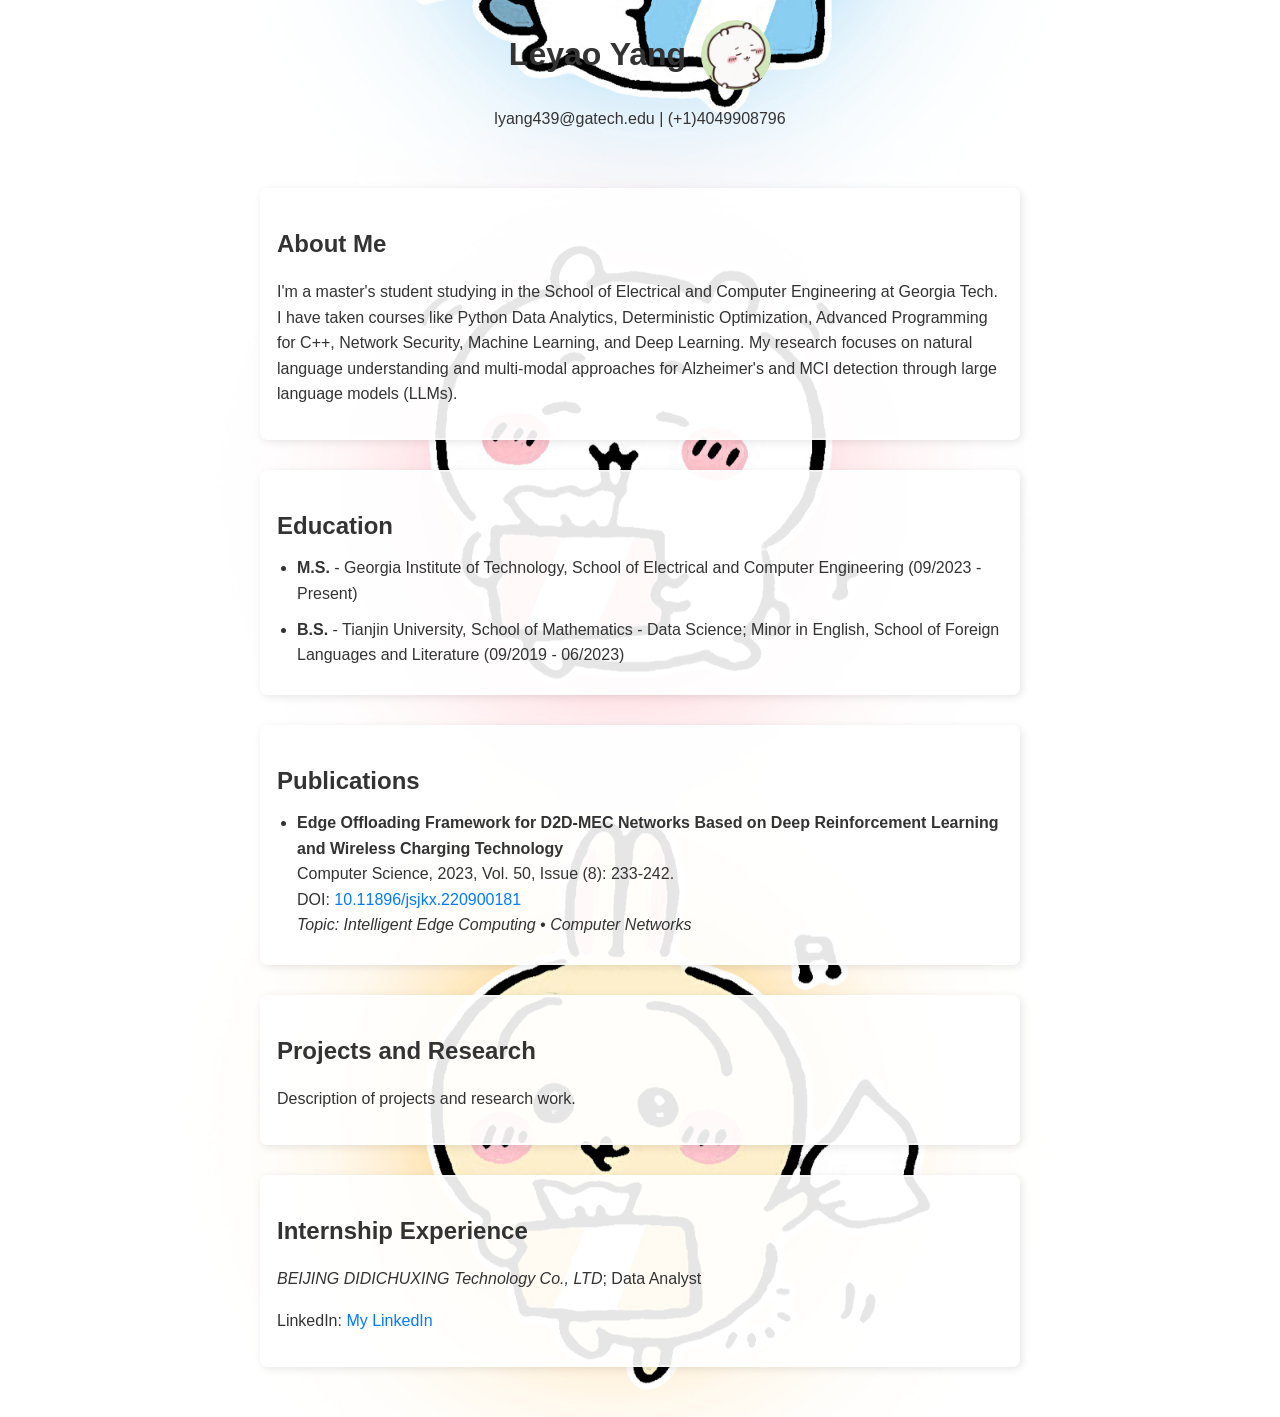
<file: index.html>
<!DOCTYPE html>
<html lang="en">
<head>
    <meta charset="UTF-8">
    <meta name="viewport" content="width=device-width, initial-scale=1.0">
    <title>CV</title>
    <link rel="stylesheet" href="styles.css">
</head>
<body>
    <header>
        <div class="header-content">
            <h1>Leyao Yang</h1>
            <img src="images/profile.gif" alt="Profile GIF" class="profile-img">
        </div>
        <p>lyang439@gatech.edu | (+1)4049908796</p>
    </header>
    
    <main>
        <section>
            <h2>About Me</h2>
            <p>I'm a master's student studying in the School of Electrical and Computer Engineering at Georgia Tech. I have taken courses like Python Data Analytics, Deterministic Optimization, Advanced Programming for C++, Network Security, Machine Learning, and Deep Learning. My research focuses on natural language understanding and multi-modal approaches for Alzheimer's and MCI detection through large language models (LLMs).</p>
        </section>
        
        <section>
            <h2>Education</h2>
            <ul>
                <li><strong>M.S.</strong> - Georgia Institute of Technology, School of Electrical and Computer Engineering (09/2023 - Present)</li>
                <li><strong>B.S.</strong> - Tianjin University, School of Mathematics - Data Science; Minor in English, School of Foreign Languages and Literature (09/2019 - 06/2023)</li>
            </ul>
        </section>
        
        <section>
            <h2>Publications</h2>
            <ul>
                <li>
                    <strong>Edge Offloading Framework for D2D-MEC Networks Based on Deep Reinforcement Learning and Wireless Charging Technology</strong><br>
                    Computer Science, 2023, Vol. 50, Issue (8): 233-242. <br>
                    DOI: <a href="https://doi.org/10.11896/jsjkx.220900181" target="_blank">10.11896/jsjkx.220900181</a> <br>
                    <em>Topic: Intelligent Edge Computing • Computer Networks</em>
                </li>
            </ul>
        </section>       
        
        <section>
            <h2>Projects and Research</h2>
            <p>Description of projects and research work.</p>
        </section>
        
        <section>
            <h2>Internship Experience</h2>
            <p><em>BEIJING DIDICHUXING Technology Co., LTD</em>; Data Analyst</p>
            <p>LinkedIn: <a href="https://www.linkedin.com/in/%E4%B9%90%E7%91%B6-%E6%9D%A8-223147265/?trk=contact-info">My LinkedIn</a></p>
        </section>
    </main>
</body>
</html>
</file>
<file: styles.css>
/* General Body Styling */
body {
    font-family: Arial, sans-serif;
    line-height: 1.6;
    margin: 0;
    padding: 0;
    max-width: 800px;
    margin: auto;
    background: url('images/background.png') no-repeat center center fixed;
    background-size: cover;
    color: #333;
    overflow-y: auto;
}

/* Header Styling */
header {
    font-family: 'Verdana', sans-serif; 
    text-align: center;
    padding: 20px;
    border-bottom: 0px solid rgba(255, 255, 255, 0.5);
    background-color: transparent;
    color: #333;
}

.header-content {
    display: flex;
    align-items: center;
    justify-content: center;
    gap: 15px; /* Space between name and image */
}

.profile-img {
    width: 70px; /* Adjust size as needed */
    height: 70px;
    border-radius: 50%; /* Makes the image circular */
    object-fit: cover;
}

h1 {
    font-family: 'Verdana', sans-serif; 
    font-size: 2em;
    margin: 0;
}

/* Main Content Styling */
main {
    padding: 20px;
    overflow-y: auto;
    background-color: transparent;
}

/* Section Styling */
section {
    margin-bottom: 30px;
    padding: 15px;
    border: 2px solid rgba(255, 255, 255, 0.5);
    border-radius: 8px;
    background-color: rgba(255, 255, 255, 0.9);
    box-shadow: 2px 2px 8px rgba(0, 0, 0, 0.1);
}

h2 {
    color: #333;
    font-size: 1.5em;
    margin-top: 20px;
    margin-bottom: 10px;
}

/* Link Styling */
a {
    color: #007bff;
    text-decoration: none;
}

a:hover {
    text-decoration: underline;
}

/* List Styling */
ul {
    padding-left: 20px;
    margin: 0;
}

li {
    margin-bottom: 10px;
}

/* Smooth Scroll Behavior */
html {
    scroll-behavior: smooth;
}

/* Responsive Design */
@media (max-width: 600px) {
    body {
        max-width: 100%;
        padding: 10px;
    }

    .profile-img {
        width: 50px;
        height: 50px;
    }

    main {
        height: auto;
        overflow-y: auto;
    }

    section {
        padding: 10px;
    }
}
</file>
